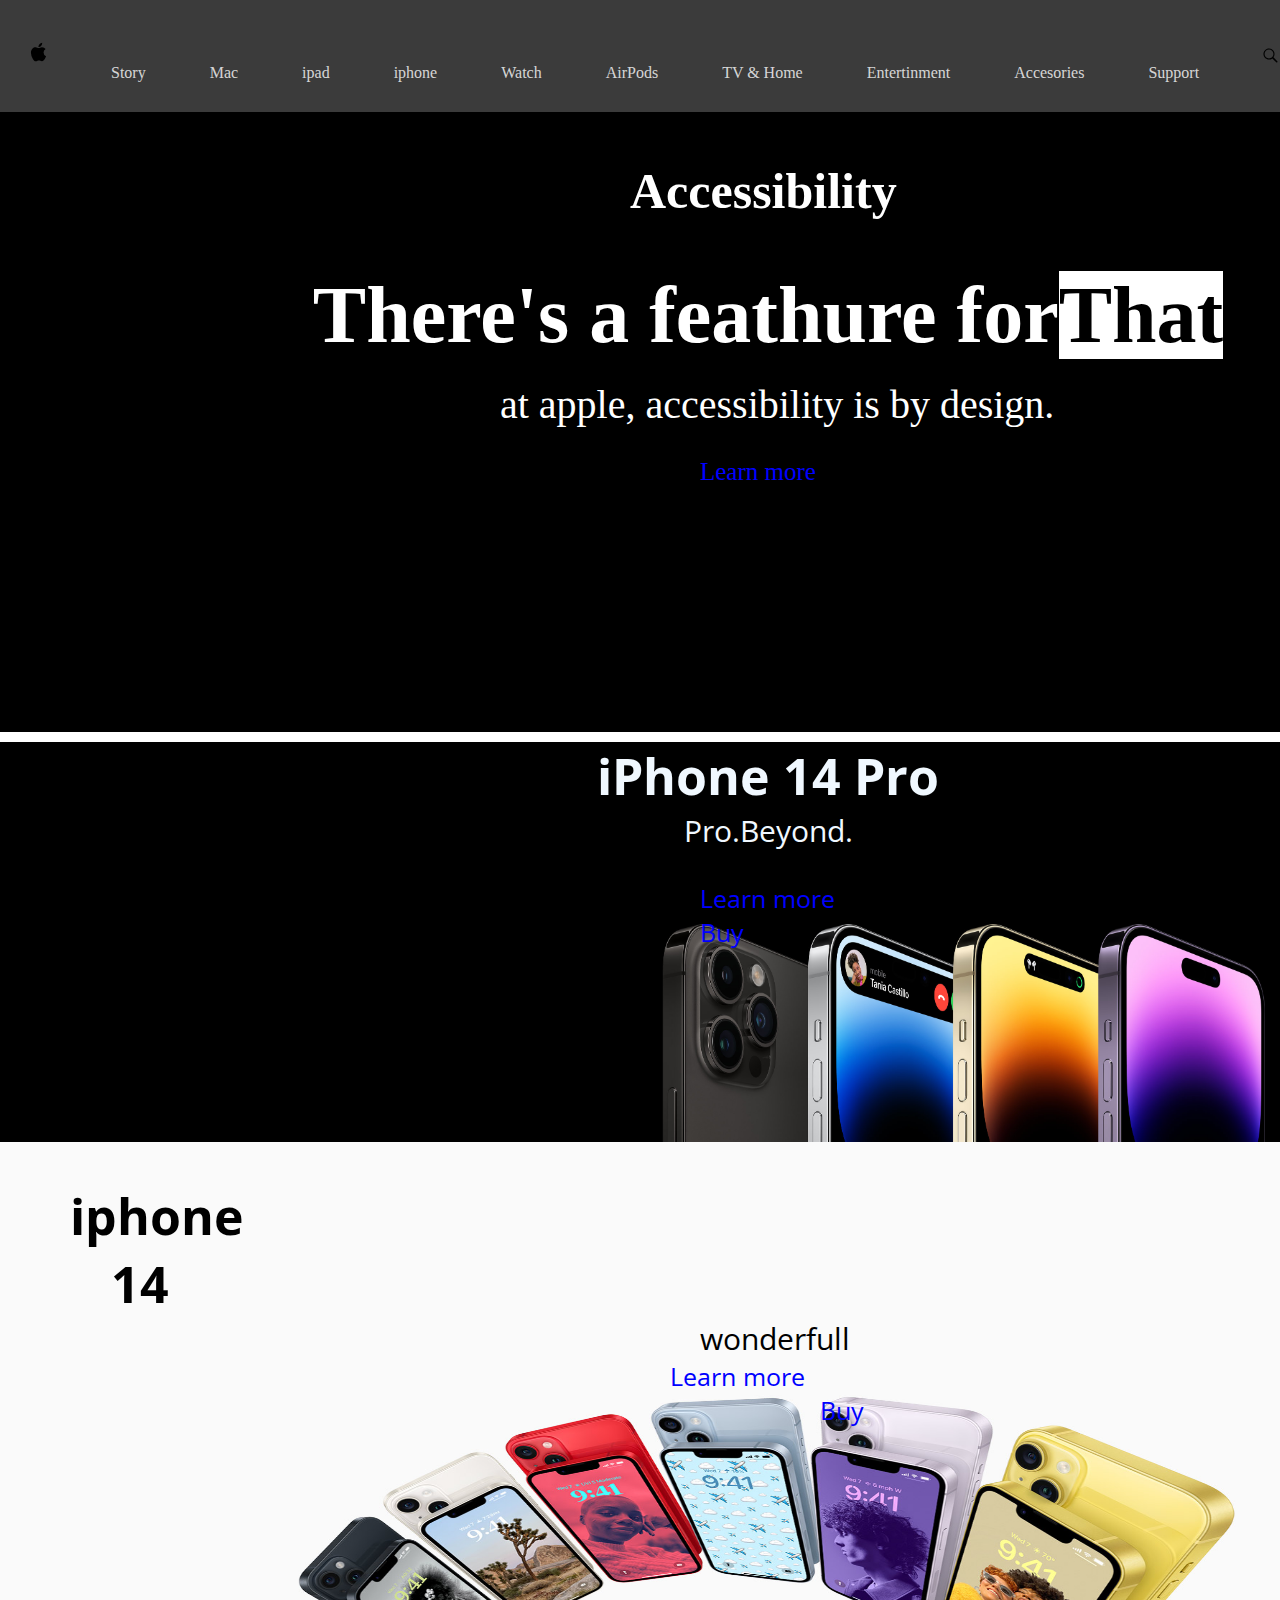
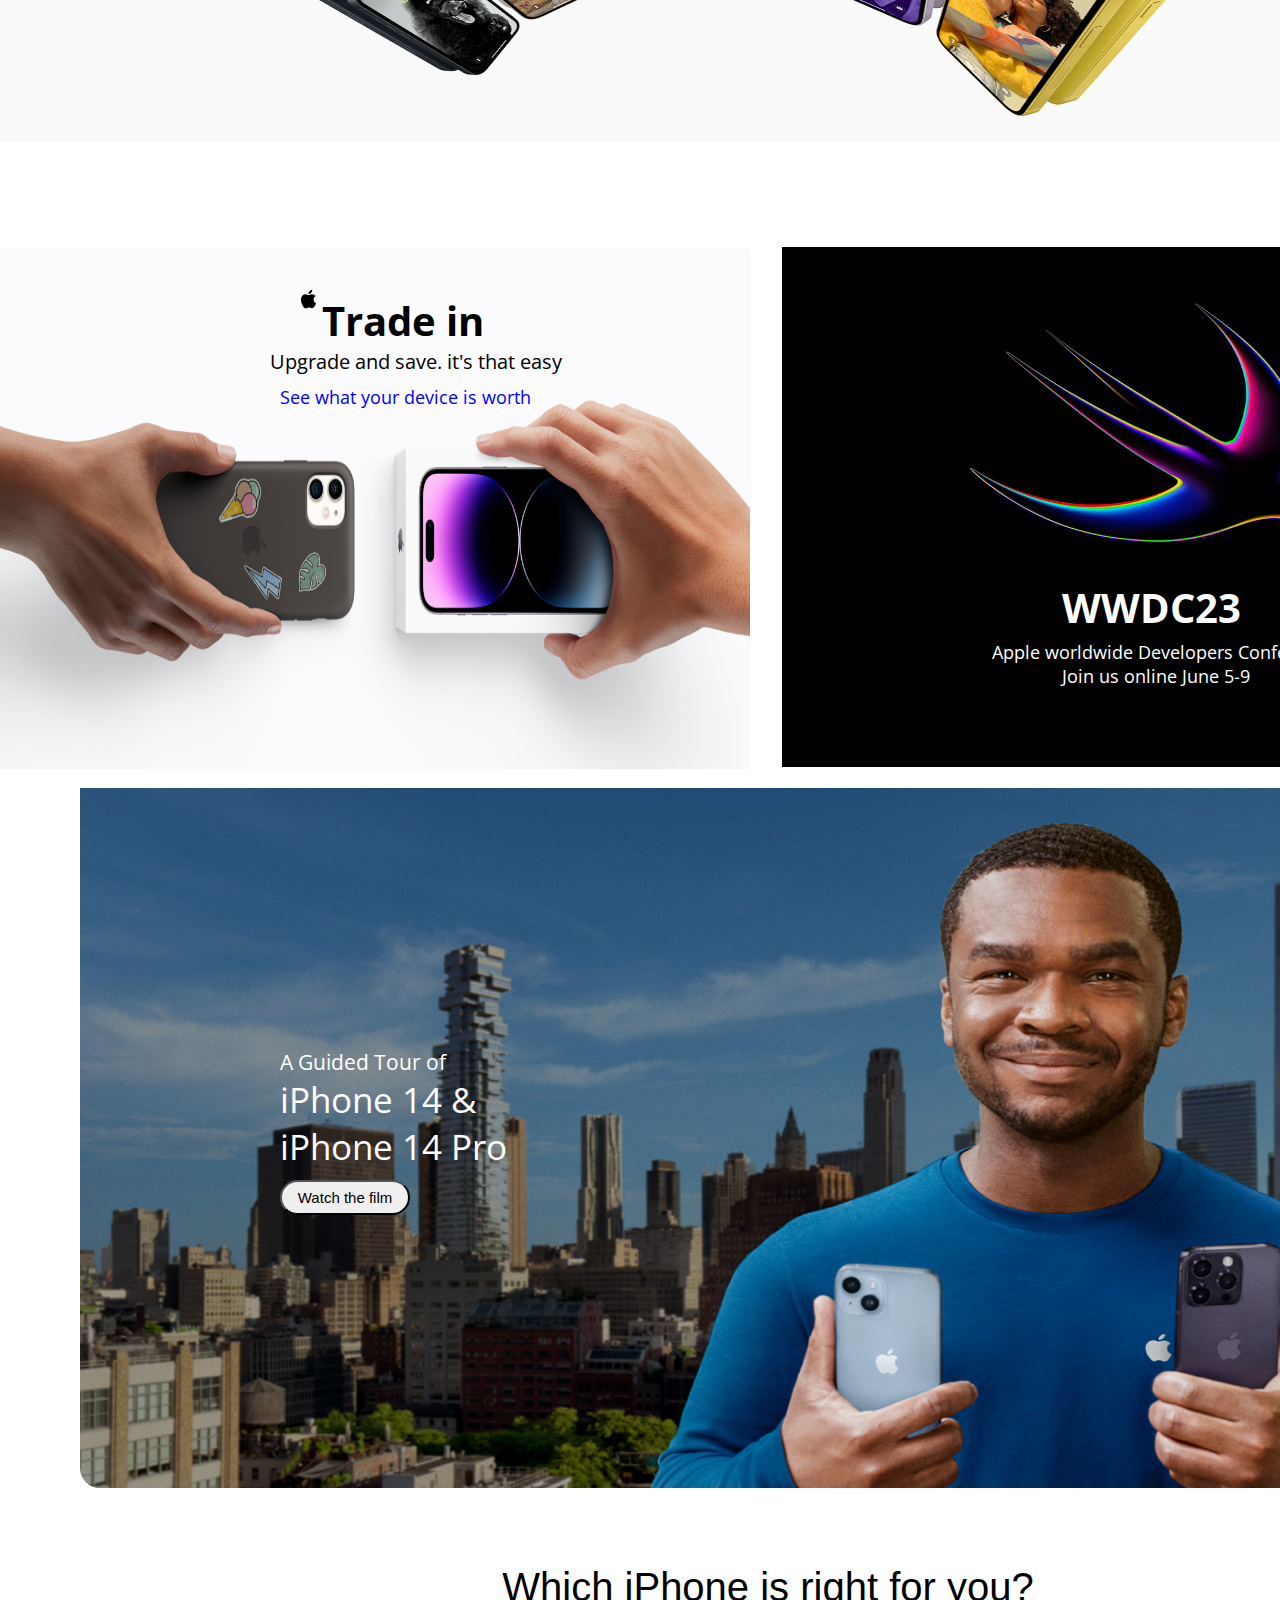
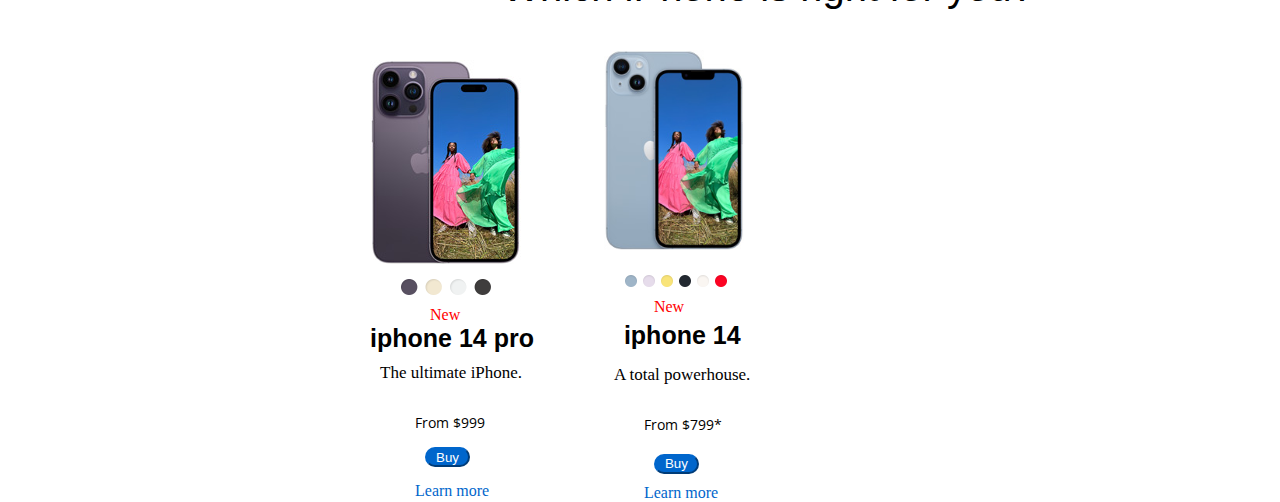
<file: index.html>
<!DOCTYPE html>
<html lang="en">
<head>
    <meta charset="UTF-8">
    <meta http-equiv="X-UA-Compatible" content="IE=edge">
    <meta name="viewport" content="width=device-width, initial-scale=1.0">
    <link rel="preconnect" href="https://fonts.googleapis.com">
    <link rel="preconnect" href="https://fonts.gstatic.com" crossorigin>
    <link href="https://fonts.googleapis.com/css2?family=Dancing+Script&family=Fjalla+One&family=IBM+Plex+Sans:wght@500&family=Inter:wght@200&family=Kanit:ital,wght@1,300&family=Open+Sans:wght@300;400&family=Poppins:ital,wght@1,900&display=swap" rel="stylesheet">
    <link rel="stylesheet" href="style.css">
    <title>Document</title>
</head>
<body>
    <div class="container">
        <header>
            <nav>
                <ul>
                    <li>
                        <img src="apple_icons.svg" alt="apple_icon" class="apple_icon">
                     </li>
                     <li>
                        <a href="#">Story</a>
                     </li>
                     <li>
                        <a href="#">Mac</a>
                     </li>
                     <li>
                        <a href="#">ipad</a>
                     </li>
                     <li>
                        <a href="#">iphone</a>
                     </li>
                     <li>
                        <a href="#">Watch</a>
                     </li>
                     <li>
                        <a href="#">AirPods</a>
                     </li>
                     <li>
                        <a href="#">TV & Home</a>
                     </li>
                     <li>
                        <a href="#">Entertinment</a>
                     </li>
                     <li>
                        <a href="#">Accesories</a>
                     </li>
                     <li>
                        <a href="#">Support</a>
                     </li>
                     <li>
                        <img src="searchs_icon.svg" alt="search_icon" class="search_icon">
                     </li>
                     <li>
                        <img src="bags_icon.svg" alt="bag_icon" class="bag_icon"> 
                     </li>
                </ul>
            </nav>
        </header>
        <section>
            <div class="info"> 
                <div>
                    <h2 class="Accessibility">Accessibility</h2>
                </div>
                <div>
                    <h1>There's a feathure for<span class="that">That</span></h1>
                </div>
                <div>
                    <p class="paragrap_style">at apple, accessibility is by design.</p>
                </div>
                <div>
                    <a href="#" class="learn_more">Learn more</a>
                </div> 
            </div>
        </section>
        <section class="second_section">
            <div>
                <h2 class="iPhone_14_pro">iPhone 14 Pro</h2>
                <span class="Beyond">Pro.Beyond.</span>
            </div>
            <div class="two_link">
                <div class=" link_learn_more_div">
                    <a href="#" class="learn_more2">Learn more</a> 
                </div>
                <div class="link_buy_div">
                    <a href="#" class="Buy">Buy</a> 
                </div>
            </div> 
        </section>
        <section class="three_section">
            <div>
                <img src="bacground_img2.jpg" alt="bacground_img2" class="bacground_img2">
                <h3 class="iphone_14">iphone 14</h3>
                <span class="wonderfull">wonderfull</span>
                <a href="#" class="learn_more3">Learn more</a>
                <a href="#" class="Buy3">Buy</a>
            </div>
        </section>
        <section>
            <div class="wrapper">
                <div class="first_box">
                     <img src="img4.jpg" alt="tradein_img" class="tradein_img">
                    <h3>
                        <img src="apple_icons.svg" alt="apple_icon" class="apple_icon2">
                        <span class="tradein_span">Trade in</span>
                    </h3>
                    <span class="Upgrade">Upgrade and save. it's that easy</span>
                    <a href="#" class="device_is_worth">See what your device is worth</a> 
                </div>
                <div class="second_box">
                    <img src="img5.jpg" alt="bird_bacground" class="bird_pictures">
                    <h3>
                        
                        <img src="apple_icons.svg" alt="apple_icon" class="apple_icon3">
                        <p class="WWDC23">WWDC23</p> 
                    </h3>
                    <p class="Apple_Developers">Apple worldwide Developers Conference</p>
                    <p class="join_online">Join us online June 5-9</p>
                    
                </div>

            </div>
        </section>
        <section>
            <div>
                <img src="img6.jpg" alt="img6" class="picture_6">
            </div>
            <div class="Guided_Tour">
                <p>A Guided Tour of</p>
            </div>
            <div class="iphone14_iphone14pro">
                <p>
                    iPhone 14 &<br>
                    iPhone 14 Pro
                </p>
            </div>
            <div>
                <button class="film_button">Watch the film</button>
            </div>
        </section>

        <section>
            <div>
                <p class="question">Which iPhone is right for you?</p>
            </div>
        </section>
        <section>
            <div class="iphones">
                <div class="iphone_14_pro_div">
                    <div>
                        <img src="iphone_14_pro.jpg" alt="iphone_14_pro" class="iphone_14_pro">
                        <img src="swatch_iphone_14_pro__c2bl98e0li4i_medium.png" alt="colors" class="iphone_14_pro_colors">
                    </div>
                    <div>
                        <p class="new">New</p>
                        <h5 class="iphone_14_pro_text">iphone 14 pro</h5>
                        <p class="ultimate_iphone">The ultimate iPhone.</p>
                        <p class="From_999">From $999</p>
                        <button class="buy2">Buy</button>
                        <p class="learn_more4">Learn more</p>
                    </div>
                </div>

                <div class="iphone_14_div">
                    <div>
                        <img src="compare_iphone_14__ct4sjk962pea_large.jpg" alt="iphone_14_pro" class="iphone_14">
                        <img src="swatch_iphone_14__eatap63qk6wm_large.png" alt="colors" class="iphone_14_colors2">
                    </div>
                    <div>
                        <p class="new2">New</p>
                        <h5 class="iphone_14_text">iphone 14</h5>
                        <p class="powerhouse">A total powerhouse.</p>
                        <p class="From_799">From $799*</p>
                        <button class="Buy5">Buy</button>
                        <p class="learn_more9">Learn more</p>
                    </div>
                </div>

            </div>
        </section>

    </div>
    
    

</body>
</html>
</file>
<file: style.css>
*{
    padding: 0;
    margin: 0;
    box-sizing: border-box;
}
body{
    display: flex;
}
.container{
    margin: 0 auto;
}
header{
    background-color: rgb(59, 59, 59);
    width: 1536px;
}
ul li{
    display: inline-block;
    padding: 30px;
}
a{
    text-decoration: none;
    color: #ffffffcc;
}
.learn_more{
    color: blue;
}
.Accessibility{
    font-size: 50px;
    padding-left: 630px;
    display: block;
    padding-top: 50px;
    color: white;
}
h1{
    text-align: center;
    padding-top: 50px;
    font-size: 80px;
    color: white;
}
.info{
    background-color:black;
    height: 620px;
}
.paragrap_style{
    color: white;
    padding-left: 500px;
    font-size: 40px;
    padding-top: 20px;
}
.learn_more{
    display: block;
    padding-top: 30px;
    font-size: 25px;
    padding-left: 700px;
}
.that{
    background-color: white;
    color: black;
}
.learn_more:hover{
    text-decoration: underline;
}
.iPhone_14_pro{
    text-align: center;
    font-size: 50px;
    color: aliceblue;
    font-family: 'Open Sans', sans-serif;
}
.Beyond{
    display: block;
    text-align: center;
    font-size: 30px;
    color: aliceblue;
    font-family: 'Open Sans', sans-serif;
}
.Buy{
    font-size: 25px;
    padding-left: 700px;
    color: blue;
    display: inline-block;
    font-family: 'Open Sans', sans-serif;
}
.Buy:hover{
    text-decoration: underline;
}
.learn_more2{
    display: inline-block;
    padding-top: 30px;
    font-size: 25px;
    padding-left: 700px;
    color: blue;
    font-family: 'Open Sans', sans-serif;
}
.learn_more2:hover{
    text-decoration: underline;
}
.second_section{
    background-image: url(bacground_img.jpg);
    background-size: cover;
    height: 400px;
    margin-top: 10px;
}
.iphone_14{
    text-align: center;
    font-size: 50px;
    position: relative;
    padding-top: 40px;
    font-family: 'Open Sans', sans-serif;
}
.wonderfull{
    font-size: 30px;
    padding-left: 700px;
    position: relative;
    font-family: 'Open Sans', sans-serif;
}
.bacground_img2{
    width: 1534px;
    height: 600px;
    position: absolute;
}
.learn_more3{
    position: relative;
    color: blue;
    font-size: 25px;
    
    padding-left: 670px;
    vertical-align: middle;
    font-family: 'Open Sans', sans-serif;
}
.Buy3{
    position: relative;
    color: blue;
    font-size: 25px;
    padding-left: 820px;
    vertical-align: middle;
    font-family: 'Open Sans', sans-serif;
}
.Buy3:hover{
    text-decoration: underline;
}
.learn_more3:hover{
    text-decoration: underline;
}
.tradein_img{
    height: 520px;
    width: 750px;
    margin-top: 422px;
    position: absolute;
}
.apple_icon2{
    position: relative;
    color: black;
    padding-top: 450px;
    padding-left: 300px;    
}
.tradein_span{
    position: relative;
    font-size: 40px;
    vertical-align: middle;
    font-family: 'Open Sans', sans-serif;
}
.Upgrade{
    position: relative;
    font-size: 20px;
    padding-left: 270px;
    font-family: 'Open Sans', sans-serif;
}
.device_is_worth{
    position: relative;
    color: blue;
    display: block;
    padding-top: 10px;
    padding-left: 280px;
    font-size: 18px;
    font-family: 'Open Sans', sans-serif;
}
.device_is_worth:hover{
    text-decoration: underline;
}
.wrapper{
    display:flex
}
.bird_pictures{
    width: 750px;
    height: 520px;
    margin-top: 420px;
    margin-left: 220px;
    vertical-align: middle;
    position: absolute;
}
.WWDC23{
    color: white;
    font-size: 40px;
    position: relative;
    padding-top: 700px;
    padding-left:500px;
    font-family: 'Open Sans', sans-serif;
}
.Apple_Developers{
    color: white;
    position: relative;
    font-size: 18px;
    padding-top: 5px;
    padding-left: 430px;
    font-family: 'Open Sans', sans-serif;
}
.join_online{
    font-family: 'Open Sans', sans-serif;
    font-size: 18px;
    position: relative;
    color: white;
    padding-left: 500px;
}
.picture_6{
    padding-top: 100px;
    width: 1300px;
    height: 800px;
    margin-left: 80px;
    border-radius: 20px;
    position: absolute;
}
.Guided_Tour{
    position: relative;
    padding-top: 360px;
    padding-left: 280px;
    font-size:21px;
    color: white;
    font-family: 'Open Sans', sans-serif;

}
.iphone14_iphone14pro{
    font-size: 35px;
    position: relative;
    padding-left: 280px;
    color: white;
    font-family: 'Open Sans', sans-serif;
}
.film_button{
    position: relative;
    font-size: 15px;
    margin-left: 280px;
    border-radius: 20px;
    width: 130px;
    height: 35px;
    margin-top: 10px;

}
.film_button:hover{
    background-color: #fff;
}

.question{
    padding-top: 350px;
    text-align: center;
    font-size: 40px;
    font-family:  'Geologica', sans-serif;
}
.iphone_14_pro{
    padding-top: 50px;
    margin-left: 370px;
}
.iphone_14_pro_colors{
    display: block;
    padding-left: 400px;
    padding-top: 10px;
}
.new{
    padding-left: 430px;
    color: red;
    padding-top: 10px;
}
.iphone_14_pro_text{
    padding-left: 370px;
    font-size: 25px;
    font-family:  'Geologica', sans-serif;
}
.ultimate_iphone{
    padding-left: 380px;
    font-size: 17px;
    padding-top: 10px;
}
.From_999{
    padding-left: 415px;
    padding-top: 30px;
    font-family: 'Open Sans', sans-serif;
    font-size: 14px;
}
.buy2{
    margin-left: 425px;
    margin-top: 15px;
    border-radius: 20px;
    width: 45px;
    height: 20px;
    background-color: #06c;
    color: white;
    border-color: #06c;
}
.learn_more4{
    padding-top: 15px;
    padding-left: 415px;
    color: #06c;
}
.learn_more4:hover{
    text-decoration: underline;
}
.iphones{
    display:flex;
    flex-direction: row;
    justify-content: flex-start;
}
.iphone_14{
    padding-left: 70px;
    max-width: 210px;
}
.iphone_14_colors2{
    display: block;
    padding-left: 90px;
    padding-top: 20px;
}
.new2{
    padding-left: 120px;
    color: red;
    padding-top: 10px;
}
.iphone_14_text{
    font-size: 25px;
    font-family:  'Geologica', sans-serif;
    padding-left: 90px;
    padding-top: 5px;
}
.powerhouse{
    font-size: 17px;
    padding-left: 80px;
    padding-top: 15px;
}
.From_799{
    font-family: 'Open Sans', sans-serif;
    font-size: 14px;
    padding-top: 30px;
    padding-left: 110px;
}
.Buy5{
    width: 45px;
    height: 20px;
    background-color: #06c;
    color: white;
    border-color: #06c;
    border-radius: 10px;
    margin-left: 120px;
    margin-top: 20px;
}
.learn_more9{
    color: #06c;
    padding-left: 110px;
    padding-top: 10px;
}
</file>
